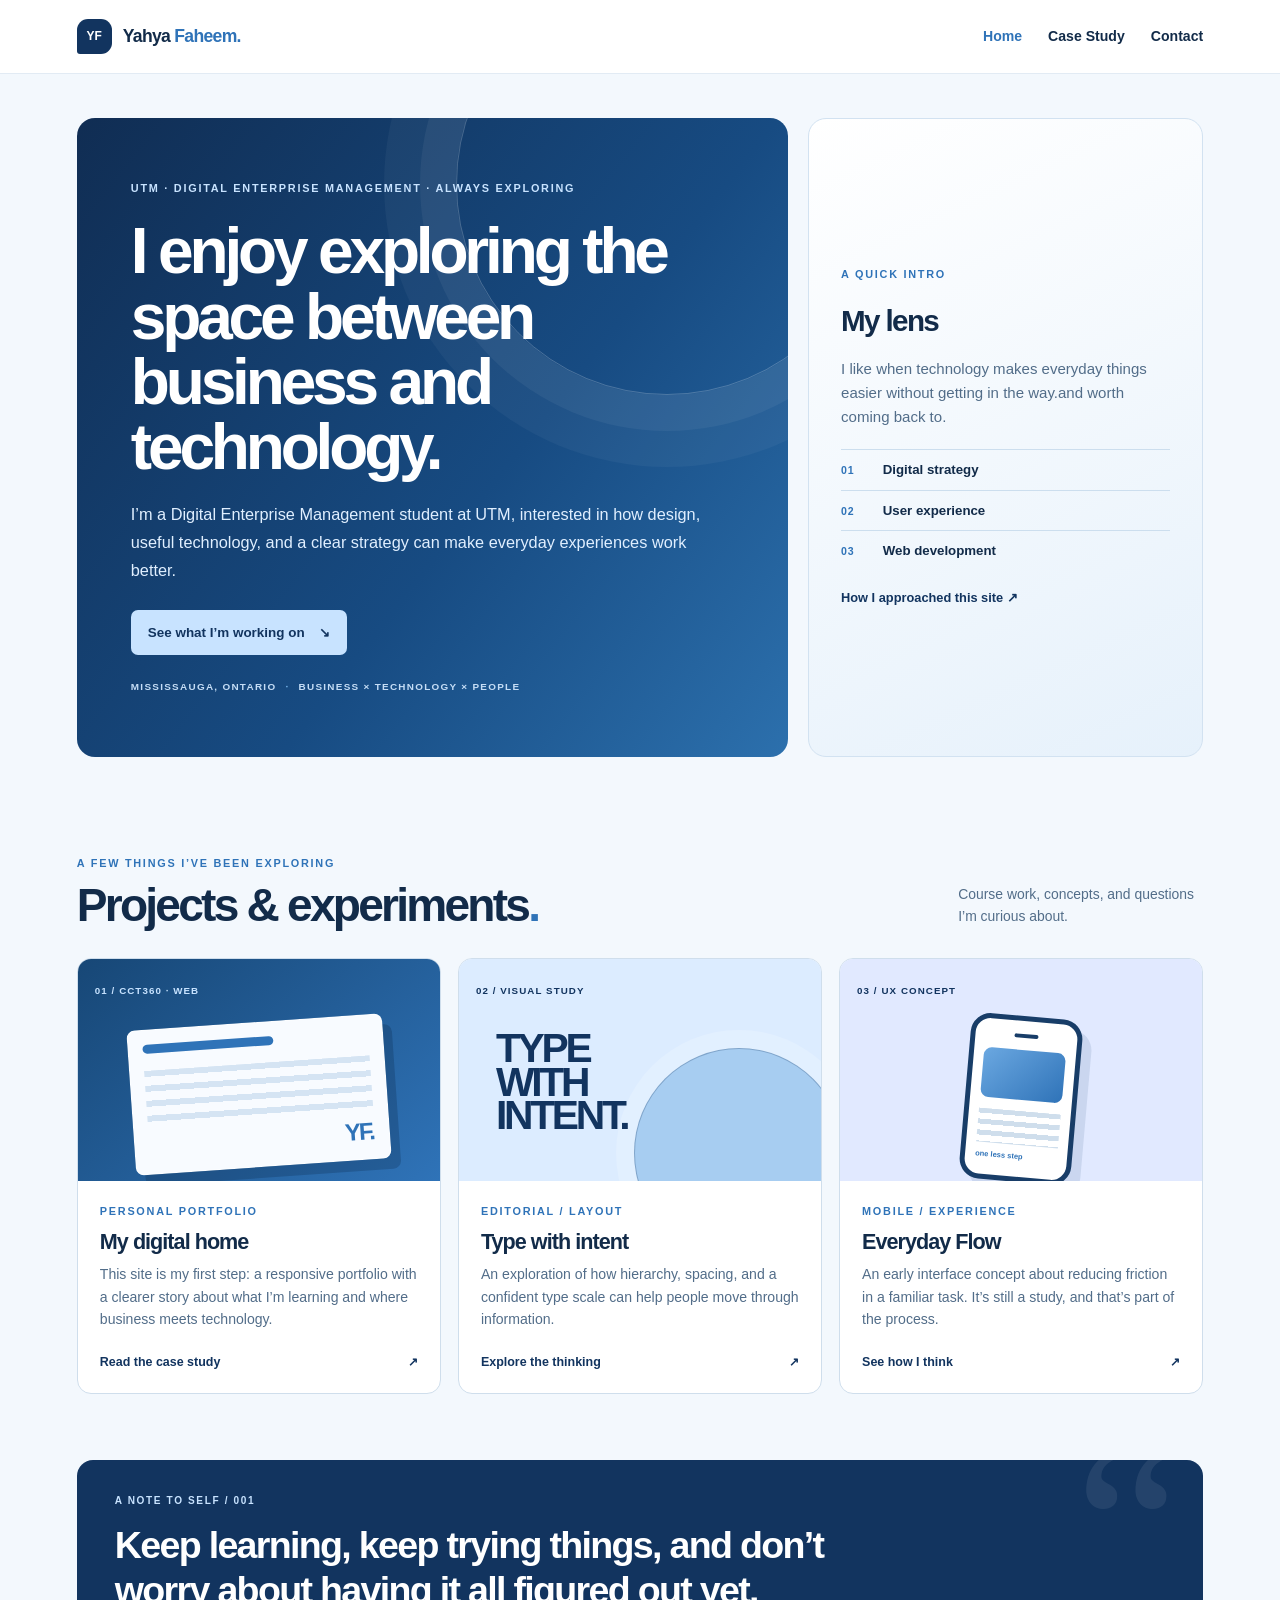
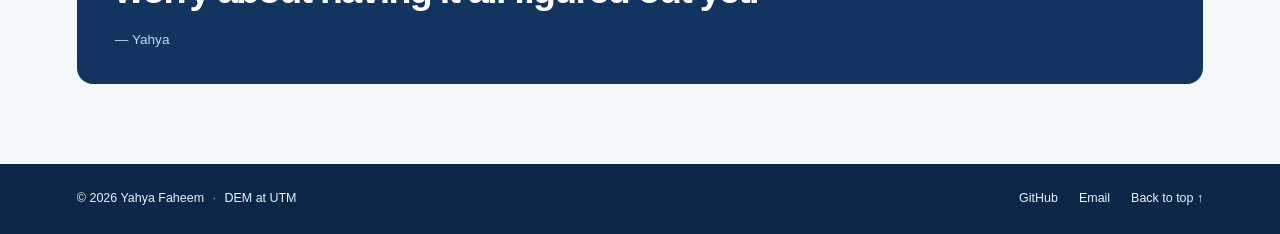
<file: index.html>
<!DOCTYPE html>
<html lang="en">
<head>
  <meta charset="UTF-8">
  <meta name="viewport" content="width=device-width, initial-scale=1.0">
  <meta name="description" content="Yahya Faheem is a Digital Enterprise Management student at UTM exploring the space between business, technology, and design.">
  <title>Yahya Faheem | Digital Enterprise at UTM</title>
  <link rel="stylesheet" href="css/style.css">
</head>
<body>
  <header class="site-header">
    <a class="brand" href="index.html"><span class="brand-mark">YF</span><span class="brand-name">Yahya <em>Faheem.</em></span></a>
    <nav aria-label="Main navigation">
      <a href="index.html" aria-current="page">Home</a>
      <a href="detail.html">Case Study</a>
      <a href="mailto:hello@example.com">Contact</a>
    </nav>
  </header>

  <main>
    <section class="hero-grid" aria-labelledby="hero-title">
      <div class="hero-spotlight">
        <p class="eyebrow">UTM · DIGITAL ENTERPRISE MANAGEMENT · ALWAYS EXPLORING</p>
        <h1 id="hero-title">I enjoy exploring the space between business and technology.</h1>
        <p class="hero-subtitle">I’m a Digital Enterprise Management student at UTM, interested in how design, useful technology, and a clear strategy can make everyday experiences work better.</p>
        <a class="button button-light" href="#work">See what I’m working on <span aria-hidden="true">↘</span></a>
        <p class="hero-footnote">MISSISSAUGA, ONTARIO <span>·</span> BUSINESS × TECHNOLOGY × PEOPLE</p>
      </div>
      <aside class="hero-info" aria-labelledby="lens-title">
        <p class="small-label">A QUICK INTRO</p>
        <h2 id="lens-title">My lens</h2>
        <p class="lens-copy">I like when technology makes everyday things easier without getting in the way.and worth coming back to.</p>
        <div class="focus-list" aria-label="Areas of interest">
          <span><b>01</b> Digital strategy</span>
          <span><b>02</b> User experience</span>
          <span><b>03</b> Web development</span>
        </div>
        <a class="text-link" href="detail.html">How I approached this site <span aria-hidden="true">↗</span></a>
      </aside>
    </section>

    <section class="work-section" id="work" aria-labelledby="work-title">
      <div class="section-heading">
        <div><p class="eyebrow">A FEW THINGS I’VE BEEN EXPLORING</p><h2 id="work-title">Projects & experiments<span class="heading-period">.</span></h2></div>
        <p>Course work, concepts, and questions I’m curious about.</p>
      </div>
      <div class="cards-gallery">
        <article class="card card-featured">
          <div class="card-art art-one" role="img" aria-label="A browser window sketch in a bold blue frame"><span>01 / CCT360 · WEB</span><div class="mock-window"><div class="mock-bar"></div><div class="mock-lines"></div><b>YF.</b></div></div>
          <div class="card-content"><p class="card-category">PERSONAL PORTFOLIO</p><h3>My digital home</h3><p>This site is my first step: a responsive portfolio with a clearer story about what I’m learning and where business meets technology.</p><a class="card-link" href="detail.html">Read the case study <span aria-hidden="true">↗</span></a></div>
        </article>
        <article class="card">
          <div class="card-art art-two" role="img" aria-label="A typographic study with large words and a blue circle"><span>02 / VISUAL STUDY</span><strong>TYPE<br>WITH<br>INTENT.</strong><div class="art-circle"></div></div>
          <div class="card-content"><p class="card-category">EDITORIAL / LAYOUT</p><h3>Type with intent</h3><p>An exploration of how hierarchy, spacing, and a confident type scale can help people move through information.</p><a class="card-link" href="detail.html">Explore the thinking <span aria-hidden="true">↗</span></a></div>
        </article>
        <article class="card">
          <div class="card-art art-three" role="img" aria-label="A hand-drawn style mobile interface concept"><span>03 / UX CONCEPT</span><div class="phone-mock"><div class="phone-dot"></div><div class="phone-shape"></div><div class="phone-lines"></div><b>one less step</b></div></div>
          <div class="card-content"><p class="card-category">MOBILE / EXPERIENCE</p><h3>Everyday Flow</h3><p>An early interface concept about reducing friction in a familiar task. It’s still a study, and that’s part of the process.</p><a class="card-link" href="detail.html">See how I think <span aria-hidden="true">↗</span></a></div>
        </article>
      </div>
    </section>

    <section class="closing-note" aria-label="Portfolio point of view">
      <p class="closing-index">A NOTE TO SELF / 001</p>
      <p class="closing-quote">Keep learning, keep trying things, and don’t worry about having it all figured out yet.</p>
      <p class="closing-signoff">— Yahya</p>
    </section>
  </main>
  <footer class="site-footer"><p>© 2026 Yahya Faheem <span>·</span> DEM at UTM</p><div><a href="https://github.com/yahyafahee" target="_blank" rel="noopener noreferrer">GitHub</a><a href="mailto:hello@example.com">Email</a><a href="#hero-title">Back to top ↑</a></div></footer>
</body>
</html>
</file>
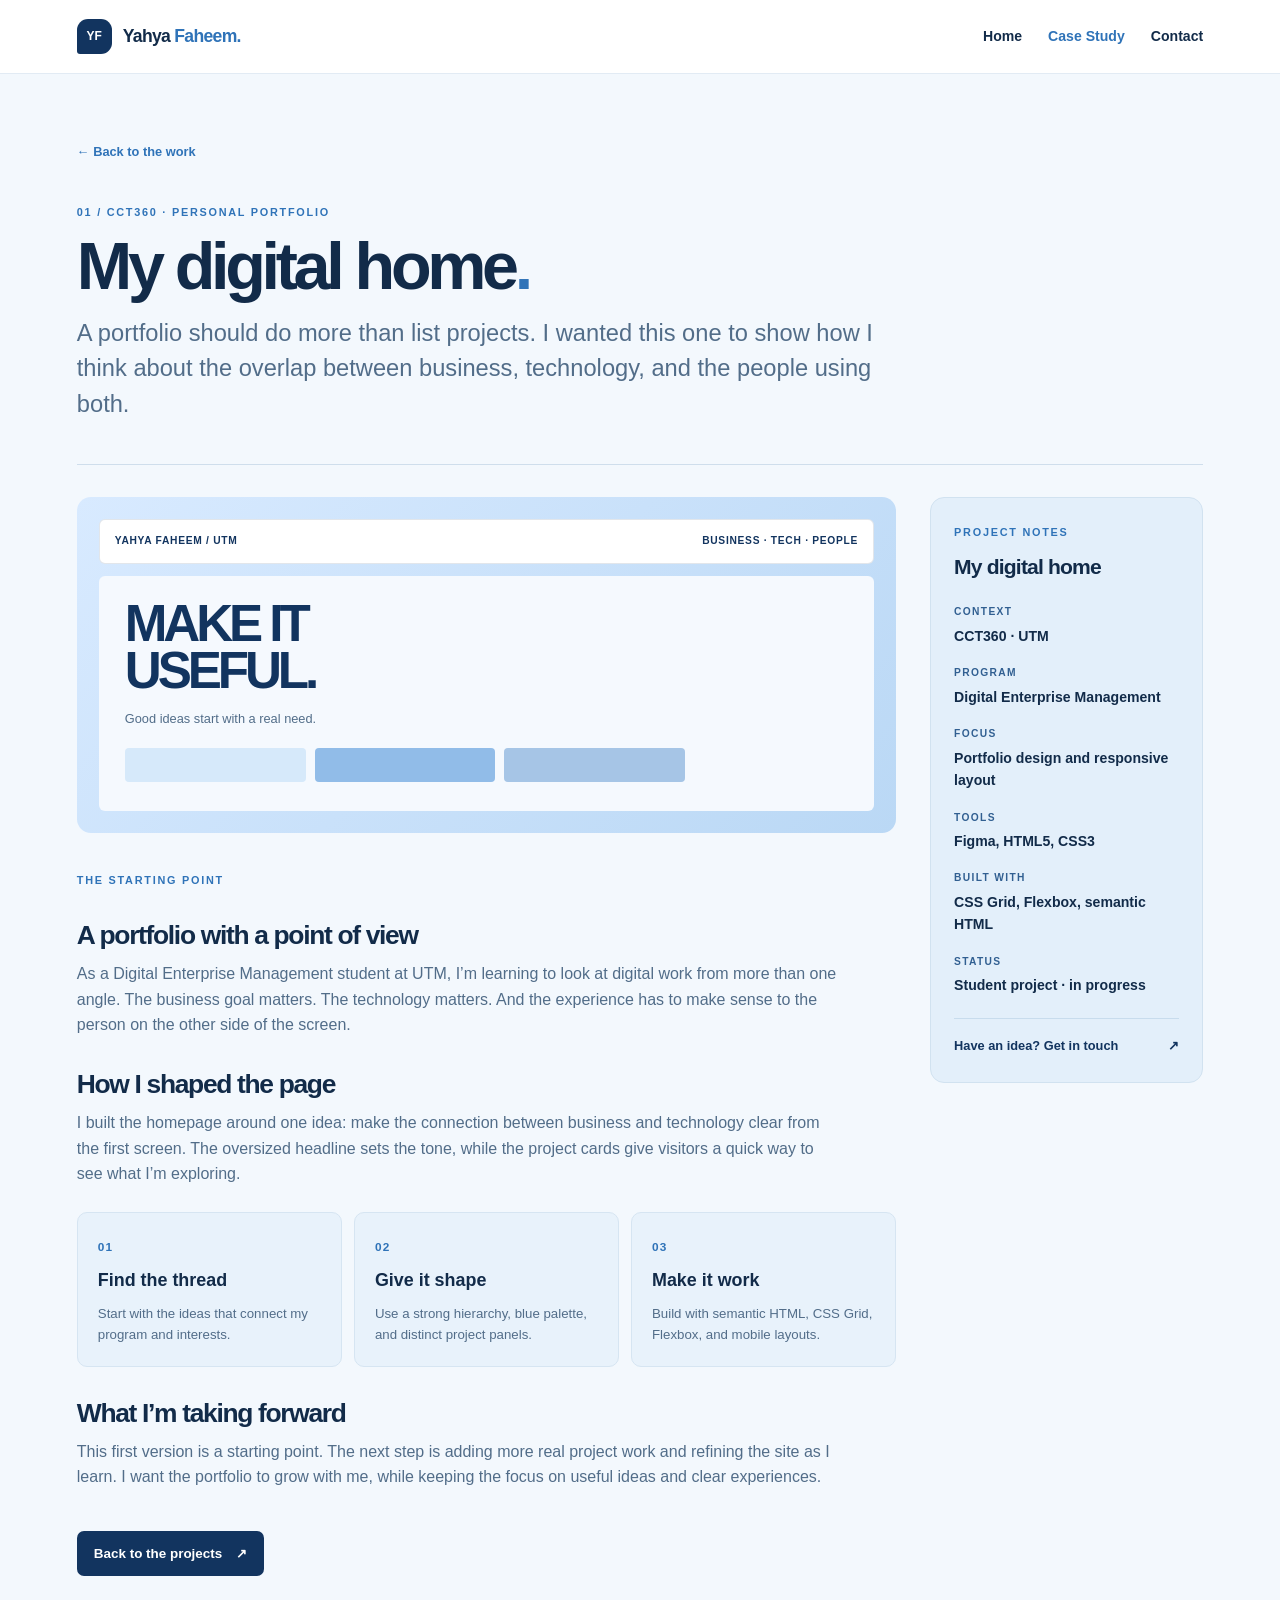
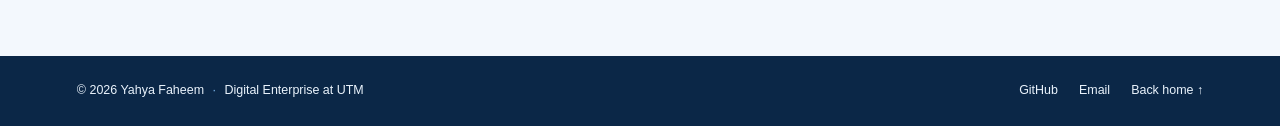
<file: detail.html>
<!DOCTYPE html>
<html lang="en">
<head>
  <meta charset="UTF-8">
  <meta name="viewport" content="width=device-width, initial-scale=1.0">
  <meta name="description" content="How Yahya Faheem designed and built a personal portfolio for CCT360 at UTM.">
  <title>My Digital Home | Yahya Faheem</title>
  <link rel="stylesheet" href="css/style.css">
</head>
<body>
  <header class="site-header">
    <a class="brand" href="index.html"><span class="brand-mark">YF</span><span class="brand-name">Yahya <em>Faheem.</em></span></a>
    <nav aria-label="Main navigation">
      <a href="index.html">Home</a>
      <a href="detail.html" aria-current="page">Case Study</a>
      <a href="mailto:hello@example.com">Contact</a>
    </nav>
  </header>
  <main class="detail-layout">
    <section class="detail-hero" aria-labelledby="detail-title">
      <a class="back-link" href="index.html#work">← Back to the work</a>
      <p class="eyebrow">01 / CCT360 · PERSONAL PORTFOLIO</p>
      <h1 id="detail-title">My digital home<span class="heading-period">.</span></h1>
      <p class="lead-text">A portfolio should do more than list projects. I wanted this one to show how I think about the overlap between business, technology, and the people using both.</p>
    </section>
    <section class="content-grid" aria-label="Case study content">
      <article class="case-article">
        <div class="case-visual" role="img" aria-label="Portfolio concept with a bold blue headline, browser sketch, and three project cards"><div class="preview-top"><span>YAHYA FAHEEM / UTM</span><span>BUSINESS · TECH · PEOPLE</span></div><div class="preview-content"><span>MAKE IT<br>USEFUL.</span><p>Good ideas start with a real need.</p><div class="preview-blocks"><i></i><i></i><i></i></div></div></div>
        <p class="eyebrow section-kicker">THE STARTING POINT</p>
        <h2>A portfolio with a point of view</h2>
        <p>As a Digital Enterprise Management student at UTM, I’m learning to look at digital work from more than one angle. The business goal matters. The technology matters. And the experience has to make sense to the person on the other side of the screen.</p>
        <h2>How I shaped the page</h2>
        <p>I built the homepage around one idea: make the connection between business and technology clear from the first screen. The oversized headline sets the tone, while the project cards give visitors a quick way to see what I’m exploring.</p>
        <div class="process-panel"><div><span>01</span><h3>Find the thread</h3><p>Start with the ideas that connect my program and interests.</p></div><div><span>02</span><h3>Give it shape</h3><p>Use a strong hierarchy, blue palette, and distinct project panels.</p></div><div><span>03</span><h3>Make it work</h3><p>Build with semantic HTML, CSS Grid, Flexbox, and mobile layouts.</p></div></div>
        <h2>What I’m taking forward</h2>
        <p>This first version is a starting point. The next step is adding more real project work and refining the site as I learn. I want the portfolio to grow with me, while keeping the focus on useful ideas and clear experiences.</p>
        <a class="button button-dark" href="index.html#work">Back to the projects <span aria-hidden="true">↗</span></a>
      </article>
      <aside class="metadata-sidebar" aria-label="Project details">
        <p class="small-label">PROJECT NOTES</p>
        <h2>My digital home</h2>
        <dl><dt>CONTEXT</dt><dd>CCT360 · UTM</dd><dt>PROGRAM</dt><dd>Digital Enterprise Management</dd><dt>FOCUS</dt><dd>Portfolio design and responsive layout</dd><dt>TOOLS</dt><dd>Figma, HTML5, CSS3</dd><dt>BUILT WITH</dt><dd>CSS Grid, Flexbox, semantic HTML</dd><dt>STATUS</dt><dd>Student project · in progress</dd></dl>
        <a class="sidebar-link" href="mailto:hello@example.com">Have an idea? Get in touch <span aria-hidden="true">↗</span></a>
      </aside>
    </section>
  </main>
  <footer class="site-footer"><p>© 2026 Yahya Faheem <span>·</span> Digital Enterprise at UTM</p><div><a href="https://github.com/yahyafahee" target="_blank" rel="noopener noreferrer">GitHub</a><a href="mailto:hello@example.com">Email</a><a href="index.html">Back home ↑</a></div></footer>
</body>
</html>
</file>
<file: css/style.css>
/* CCT360 Project 1 — Yahya Faheem portfolio */
:root {
  --color-ink: #122b49;
  --color-navy: #12345f;
  --color-blue: #2f73b8;
  --color-blue-bright: #4a91d2;
  --color-sky: #c8e3ff;
  --color-pale: #f3f8fd;
  --color-muted: #526d89;
  --color-surface: #ffffff;
  --color-surface-blue: #e3effa;
  --color-border: #cfdeec;
  --font-body: Arial, Helvetica, sans-serif;
  --radius-card: 14px;
}

* { box-sizing: border-box; }
html { scroll-behavior: smooth; }
body { margin: 0; font-family: var(--font-body); color: var(--color-ink); background: var(--color-pale); line-height: 1.6; }
a { color: inherit; text-decoration: none; }
a:hover { text-decoration: underline; }
a:focus-visible { outline: 3px solid var(--color-blue-bright); outline-offset: 4px; }
.site-header, .site-footer { display: flex; align-items: center; justify-content: space-between; gap: 18px; }
.site-header { padding: 19px max(6%, calc((100vw - 1280px)/2)); background: var(--color-surface); border-bottom: 1px solid #e2ebf4; flex-wrap: wrap; }
.brand { display: inline-flex; align-items: center; gap: 11px; font-size: 1.1rem; font-weight: 800; letter-spacing: -.04em; }
.brand-mark { width: 35px; height: 35px; display: grid; place-items: center; color: white; background: var(--color-navy); border-radius: 11px 11px 11px 3px; font-size: .75rem; letter-spacing: .02em; }
.brand-name em { color: var(--color-blue); font-style: normal; }
.site-header nav { display: flex; flex-wrap: wrap; gap: 26px; font-size: .88rem; font-weight: 700; }
.site-header nav a[aria-current] { color: var(--color-blue); }
main { max-width: 1280px; margin: auto; padding: 44px 6% 80px; }
.eyebrow, .small-label, .card-category { font-size: .68rem; font-weight: 800; letter-spacing: .16em; }
.hero-grid, .cards-gallery, .content-grid { display: grid; grid-template-columns: 1fr; gap: 20px; }
.hero-spotlight { position: relative; isolation: isolate; overflow: hidden; min-height: 430px; display: flex; flex-direction: column; align-items: flex-start; justify-content: center; padding: 56px 48px; border-radius: 18px; color: white; background: linear-gradient(128deg, #102d53 0%, #174b82 58%, #2c70ad 100%); }
.hero-spotlight::after { content: ""; position: absolute; z-index: -1; width: 420px; height: 420px; top: -145px; right: -90px; border: 1px solid rgb(255 255 255 / 22%); border-radius: 50%; box-shadow: 0 0 0 36px rgb(255 255 255 / 5%), 0 0 0 72px rgb(255 255 255 / 4%); }
.hero-spotlight > * { position: relative; z-index: 1; }
.hero-spotlight .eyebrow { color: var(--color-sky); margin-bottom: 22px; }
h1, h2, h3, p { margin-top: 0; }
.hero-spotlight h1 { max-width: 800px; margin-bottom: 21px; font-size: clamp(2.8rem, 5vw, 4.75rem); line-height: 1.02; letter-spacing: -.065em; }
.hero-subtitle { max-width: 640px; margin-bottom: 0; color: #e0efff; font-size: 1.02rem; line-height: 1.7; }
.button { display: inline-flex; align-items: center; gap: 14px; margin-top: 25px; padding: 12px 17px; border-radius: 7px; font-size: .84rem; font-weight: 800; transition: transform .2s ease, background .2s ease; }
.button:hover { transform: translateY(-2px); text-decoration: none; }
.button-light { color: var(--color-navy); background: var(--color-sky); }
.button-light:hover { background: #e0f1ff; }
.button-dark { color: white; background: var(--color-navy); }
.hero-footnote { margin: 24px 0 0; color: #c5ddf6; font-size: .62rem; font-weight: 800; letter-spacing: .13em; }
.hero-footnote span { padding: 0 5px; color: #79b7ed; }
.hero-info { display: flex; flex-direction: column; align-items: flex-start; justify-content: center; padding: 36px 32px; border: 1px solid #d2e2f1; border-radius: 18px; background: linear-gradient(155deg, #fff 0%, #e6f1fb 100%); }
.hero-info .small-label { color: var(--color-blue); margin-bottom: 13px; }
.hero-info h2 { margin-bottom: 13px; font-size: 1.85rem; letter-spacing: -.055em; }
.lens-copy { margin-bottom: 20px; color: var(--color-muted); font-size: .94rem; }
.focus-list { width: 100%; display: grid; gap: 0; margin: 0 0 18px; }
.focus-list span { padding: 9px 0; border-top: 1px solid #ccdeee; font-size: .83rem; font-weight: 700; }
.focus-list b { display: inline-block; width: 38px; color: var(--color-blue); font-size: .66rem; letter-spacing: .07em; }
.text-link { color: var(--color-navy); font-size: .8rem; font-weight: 800; }
.work-section { margin-top: 98px; }
.section-heading { display: flex; justify-content: space-between; align-items: end; gap: 20px; flex-wrap: wrap; margin-bottom: 27px; }
.section-heading .eyebrow { color: var(--color-blue); margin-bottom: 9px; }
.section-heading h2 { max-width: 720px; margin-bottom: 0; font-size: clamp(2.1rem, 3.6vw, 3rem); line-height: 1.08; letter-spacing: -.06em; }
.heading-period { color: var(--color-blue); }
.section-heading > p { max-width: 245px; margin: 0 0 4px; color: var(--color-muted); font-size: .87rem; }
.cards-gallery { grid-template-columns: repeat(auto-fit, minmax(280px, 1fr)); gap: 17px; }
.card { min-width: 0; overflow: hidden; display: flex; flex-direction: column; border: 1px solid var(--color-border); border-radius: var(--radius-card); background: var(--color-surface); transition: transform .22s ease, box-shadow .22s ease; }
.card:hover { transform: translateY(-4px); box-shadow: 0 16px 32px rgb(24 59 95 / 11%); }
.card-art { position: relative; height: 222px; overflow: hidden; padding: 17px; }
.card-art > span { position: relative; z-index: 2; font-size: .61rem; font-weight: 800; letter-spacing: .11em; }
.art-one { color: var(--color-sky); background: linear-gradient(140deg, #174776, #2f73b8); }
.mock-window { position: relative; width: 78%; height: 145px; margin: 20px auto 0; padding: 14px; transform: rotate(-4deg); border: 1px solid rgb(255 255 255 / 55%); border-radius: 8px; background: #f8fbff; box-shadow: 9px 11px 0 rgb(9 36 67 / 25%); }
.mock-bar { width: 58%; height: 9px; border-radius: 5px; background: var(--color-blue); }
.mock-lines { height: 58px; margin-top: 17px; background: repeating-linear-gradient(to bottom, #d5e4f3 0 6px, transparent 6px 15px); }
.mock-window b { position: absolute; right: 15px; bottom: 8px; color: var(--color-blue); font-size: 1.5rem; letter-spacing: -.08em; }
.art-two { color: var(--color-navy); background: #dcecff; }
.art-two strong { position: relative; z-index: 1; display: block; margin: 30px 0 0 20px; font-size: 2.55rem; line-height: .83; letter-spacing: -.08em; }
.art-circle { position: absolute; right: -23px; bottom: -77px; width: 210px; height: 210px; border: 1px solid rgb(18 52 95 / 26%); border-radius: 50%; background: #a7cdf1; box-shadow: 0 0 0 18px rgb(255 255 255 / 18%); }
.art-three { color: var(--color-navy); background: #e1e9ff; }
.phone-mock { position: relative; width: 112px; height: 166px; margin: 14px auto 0; padding: 13px 10px; transform: rotate(5deg); border: 5px solid #183d68; border-radius: 20px; background: white; box-shadow: 10px 10px 0 rgb(38 76 121 / 12%); }
.phone-dot { width: 24px; height: 4px; margin: 0 auto 12px; border-radius: 5px; background: #183d68; }
.phone-shape { height: 50px; border-radius: 8px; background: linear-gradient(135deg, #6ba8e1, #2f73b8); }
.phone-lines { height: 34px; margin-top: 11px; background: repeating-linear-gradient(to bottom, #cfdeec 0 5px, transparent 5px 11px); }
.phone-mock b { display: block; margin-top: 6px; color: var(--color-blue); font-size: .47rem; }
.card-content { flex: 1; display: flex; flex-direction: column; padding: 22px 22px 20px; }
.card-category { color: var(--color-blue); margin-bottom: 9px; }
.card h3 { margin-bottom: 9px; font-size: 1.35rem; line-height: 1.15; letter-spacing: -.045em; }
.card-content > p:not(.card-category) { margin-bottom: 0; color: var(--color-muted); font-size: .88rem; }
.card-link { display: inline-flex; justify-content: space-between; gap: 12px; margin-top: auto; padding-top: 22px; color: var(--color-navy); font-size: .78rem; font-weight: 800; }
.closing-note { position: relative; overflow: hidden; margin-top: 66px; padding: 33px 38px; border-radius: 16px; color: white; background: var(--color-navy); }
.closing-note::after { content: "“"; position: absolute; right: 22px; top: -54px; color: rgb(255 255 255 / 8%); font-family: Georgia, serif; font-size: 15rem; line-height: 1; }
.closing-index { position: relative; z-index: 1; margin-bottom: 14px; color: var(--color-sky); font-size: .63rem; font-weight: 800; letter-spacing: .16em; }
.closing-quote { position: relative; z-index: 1; max-width: 810px; margin: 0; font-size: clamp(1.5rem, 3vw, 2.35rem); font-weight: 700; line-height: 1.2; letter-spacing: -.045em; }
.closing-signoff { position: relative; z-index: 1; margin: 16px 0 0; color: #bfd9f2; font-size: .85rem; }
.site-footer { padding: 25px 6%; flex-wrap: wrap; color: #eaf3fc; background: #0b2747; font-size: .78rem; }
.site-footer p { margin: 0; }
.site-footer p span { padding: 0 5px; color: #7ab5e8; }
.site-footer div { display: flex; gap: 21px; flex-wrap: wrap; }
.detail-hero { padding: 20px 0 42px; border-bottom: 1px solid var(--color-border); margin-bottom: 32px; }
.back-link { display: inline-block; margin-bottom: 42px; color: var(--color-blue); font-size: .8rem; font-weight: 800; }
.detail-hero .eyebrow, .section-kicker { color: var(--color-blue); }
.detail-hero h1 { max-width: 900px; margin-bottom: 15px; font-size: clamp(2.8rem, 5.2vw, 4.6rem); line-height: 1.02; letter-spacing: -.065em; }
.lead-text { max-width: 850px; margin-bottom: 0; color: var(--color-muted); font-size: clamp(1.18rem, 2vw, 1.48rem); line-height: 1.5; }
.case-article { min-width: 0; }
.case-visual { min-height: 330px; overflow: hidden; margin-bottom: 39px; padding: 22px; border-radius: 14px; background: linear-gradient(135deg, #d8eaff, #bad8f5); }
.preview-top { display: flex; justify-content: space-between; gap: 12px; padding: 13px 15px; border: 1px solid rgb(18 52 95 / 12%); border-radius: 6px; color: var(--color-navy); background: white; font-size: .64rem; font-weight: 800; letter-spacing: .07em; }
.preview-content { position: relative; min-height: 235px; margin-top: 12px; padding: 25px 26px; border-radius: 6px; background: #f5f9fe; }
.preview-content > span { color: var(--color-navy); font-size: clamp(2rem, 4vw, 3.7rem); font-weight: 800; line-height: .9; letter-spacing: -.08em; }
.preview-content > p { margin: 13px 0 0; color: var(--color-muted); font-size: .8rem; }
.preview-blocks { display: flex; gap: 9px; margin-top: 19px; }
.preview-blocks i { width: 25%; height: 34px; border-radius: 4px; background: #d6e9fa; }
.preview-blocks i:nth-child(2) { background: #91bce8; }
.preview-blocks i:nth-child(3) { background: #a6c5e6; }
.section-kicker { margin: 0 0 9px; }
.case-article h2 { margin: 31px 0 10px; font-size: 1.65rem; line-height: 1.18; letter-spacing: -.05em; }
.case-article > p:not(.eyebrow) { max-width: 760px; color: var(--color-muted); }
.process-panel { display: grid; grid-template-columns: 1fr; gap: 12px; margin: 25px 0; }
.process-panel > div { padding: 20px; border: 1px solid #d6e5f2; border-radius: 10px; background: #e8f2fb; }
.process-panel span { color: var(--color-blue); font-size: .74rem; font-weight: 800; letter-spacing: .1em; }
.process-panel h3 { margin: 8px 0; font-size: 1.12rem; }
.process-panel p { margin: 0; color: var(--color-muted); font-size: .83rem; }
.metadata-sidebar { align-self: start; padding: 26px 23px; border: 1px solid #d1e2f0; border-radius: 14px; background: var(--color-surface-blue); }
.metadata-sidebar .small-label { margin-bottom: 8px; color: var(--color-blue); }
.metadata-sidebar h2 { font-size: 1.32rem; letter-spacing: -.04em; }
.metadata-sidebar dl { margin: 21px 0; }
.metadata-sidebar dt { margin-top: 18px; color: #315f91; font-size: .64rem; font-weight: 800; letter-spacing: .13em; }
.metadata-sidebar dd { margin: 4px 0 0; font-size: .88rem; font-weight: 600; }
.sidebar-link { display: flex; justify-content: space-between; gap: 10px; padding-top: 17px; border-top: 1px solid #c8dced; color: var(--color-navy); font-size: .8rem; font-weight: 800; }
@media (min-width: 768px) {
  .hero-grid { grid-template-columns: minmax(0, 1.8fr) minmax(280px, 1fr); }
  .content-grid { grid-template-columns: minmax(0, 3fr) minmax(240px, 1fr); gap: 34px; }
  .process-panel { grid-template-columns: repeat(3, 1fr); }
  .hero-spotlight { padding: 62px 54px; }
}
@media (max-width: 520px) {
  .site-header { padding: 15px 5%; }
  .site-header nav { width: 100%; justify-content: space-between; gap: 10px; padding-left: 46px; font-size: .78rem; }
  main { padding: 24px 5% 56px; }
  .hero-spotlight { min-height: 440px; padding: 34px 24px; }
  .hero-spotlight h1 { font-size: clamp(2.55rem, 11vw, 3.4rem); }
  .hero-footnote { max-width: 245px; line-height: 1.8; }
  .hero-info { padding: 27px 23px; }
  .work-section { margin-top: 65px; }
  .section-heading h2 { font-size: 2.2rem; }
  .card-art { height: 205px; }
  .closing-note { margin-top: 44px; padding: 27px 24px; }
  .detail-hero { padding-top: 8px; }
  .back-link { margin-bottom: 31px; }
  .case-visual { min-height: 270px; padding: 13px; }
  .preview-top { font-size: .51rem; }
  .preview-content { min-height: 210px; padding: 23px 18px; }
}
@media (prefers-reduced-motion: reduce) {
  html { scroll-behavior: auto; }
  *, *::before, *::after { transition-duration: .01ms !important; }
}
</file>
